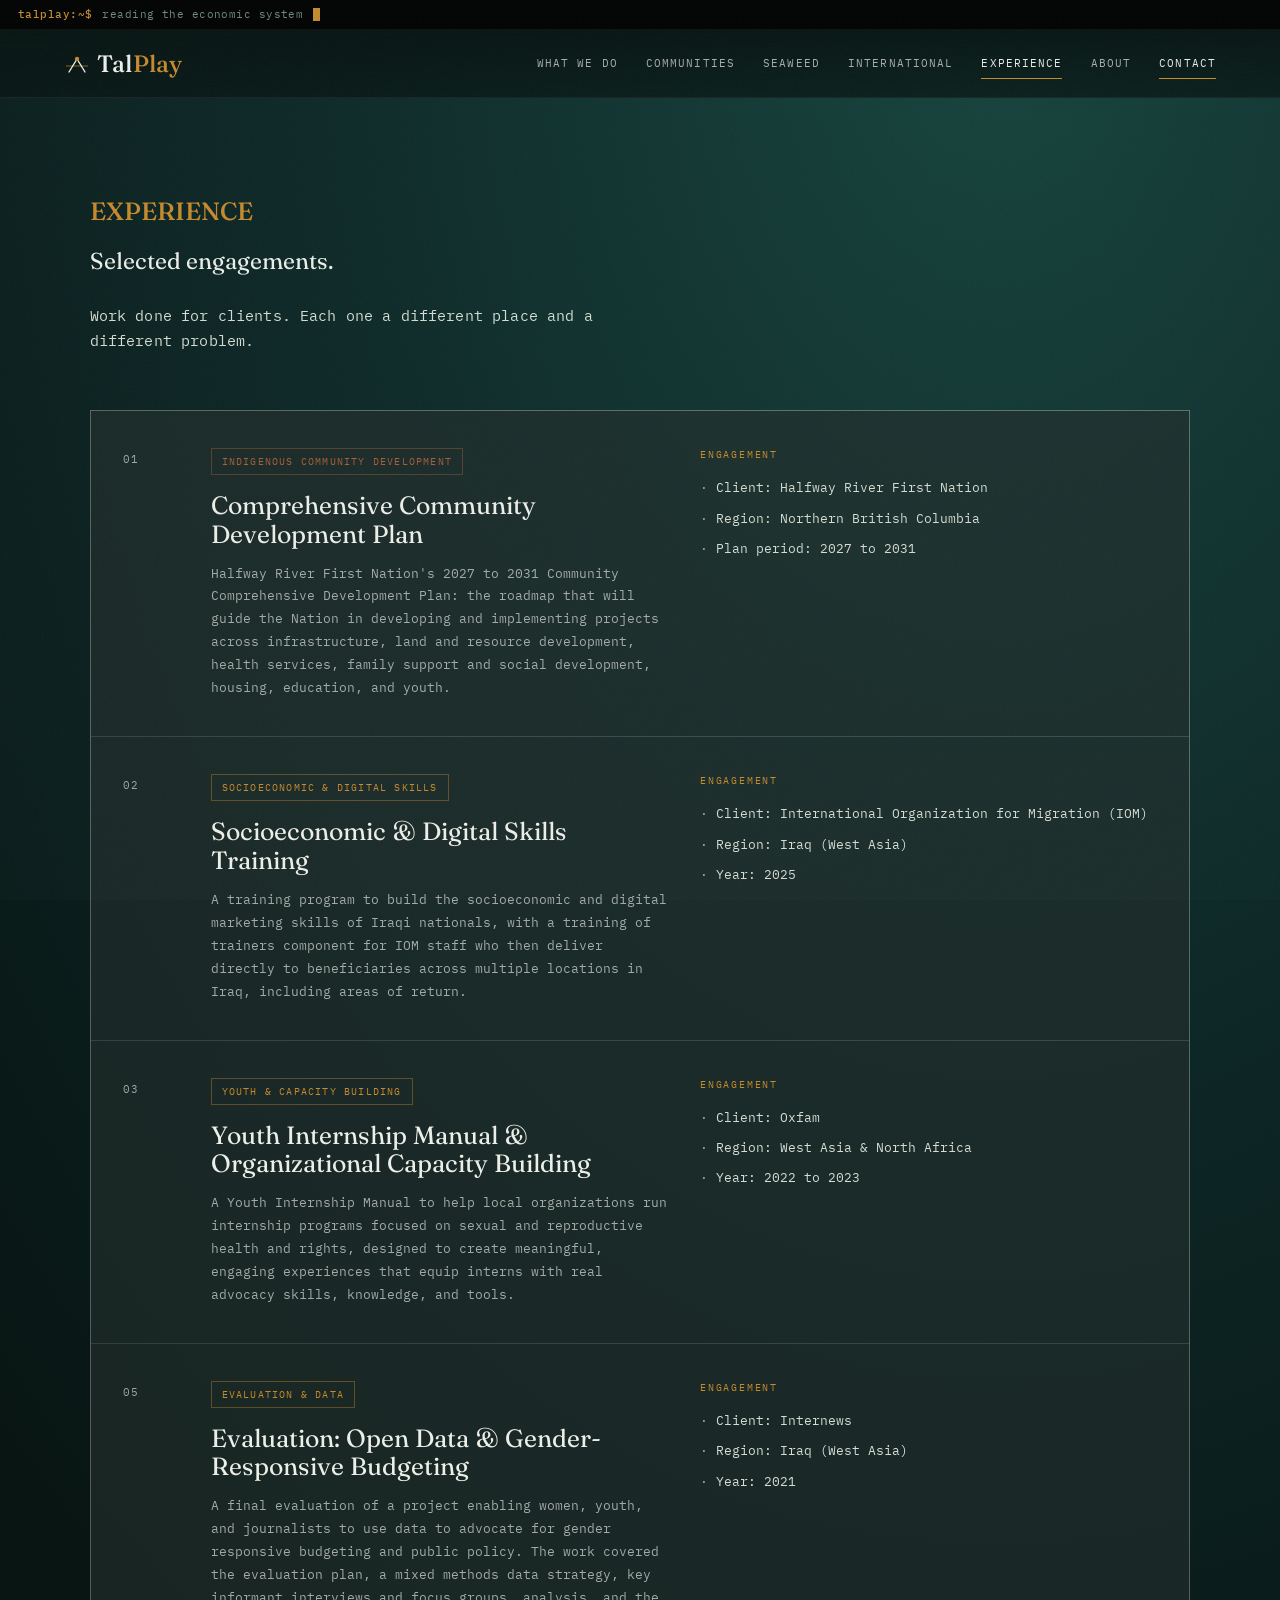
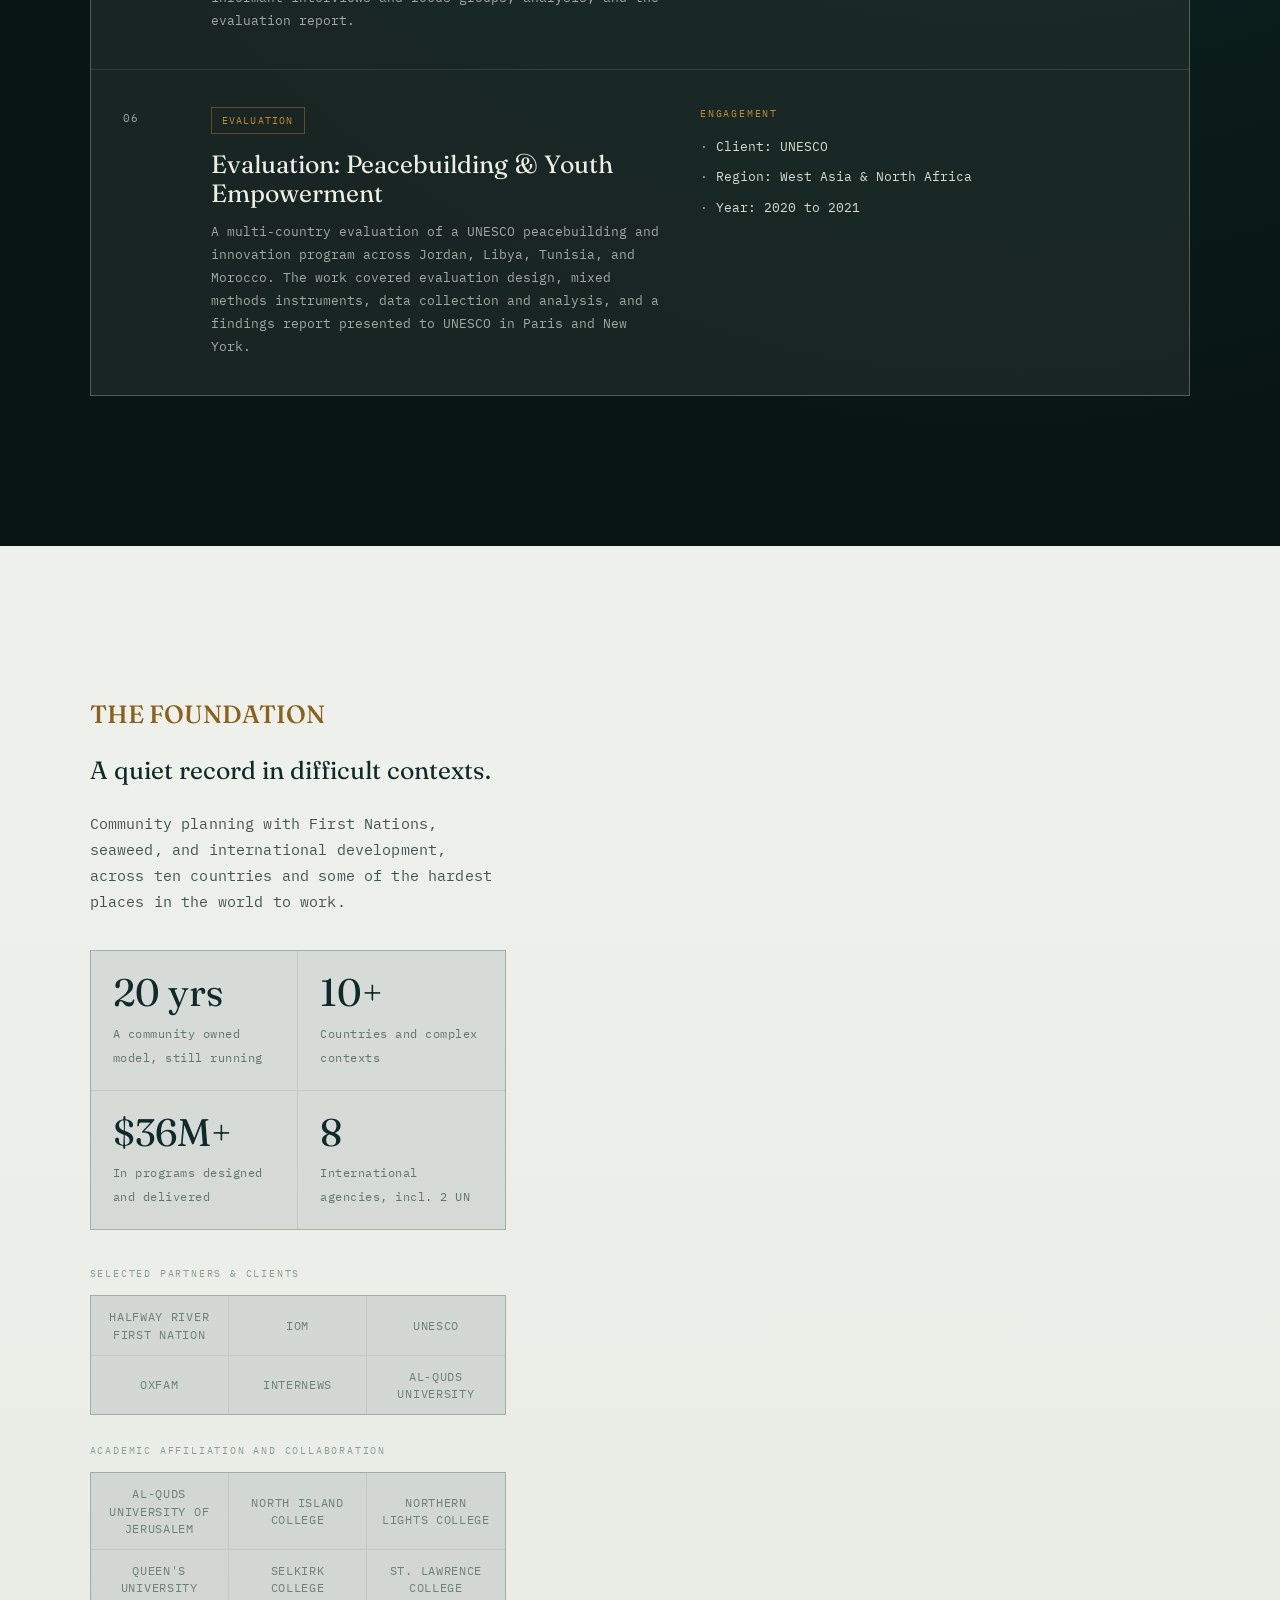
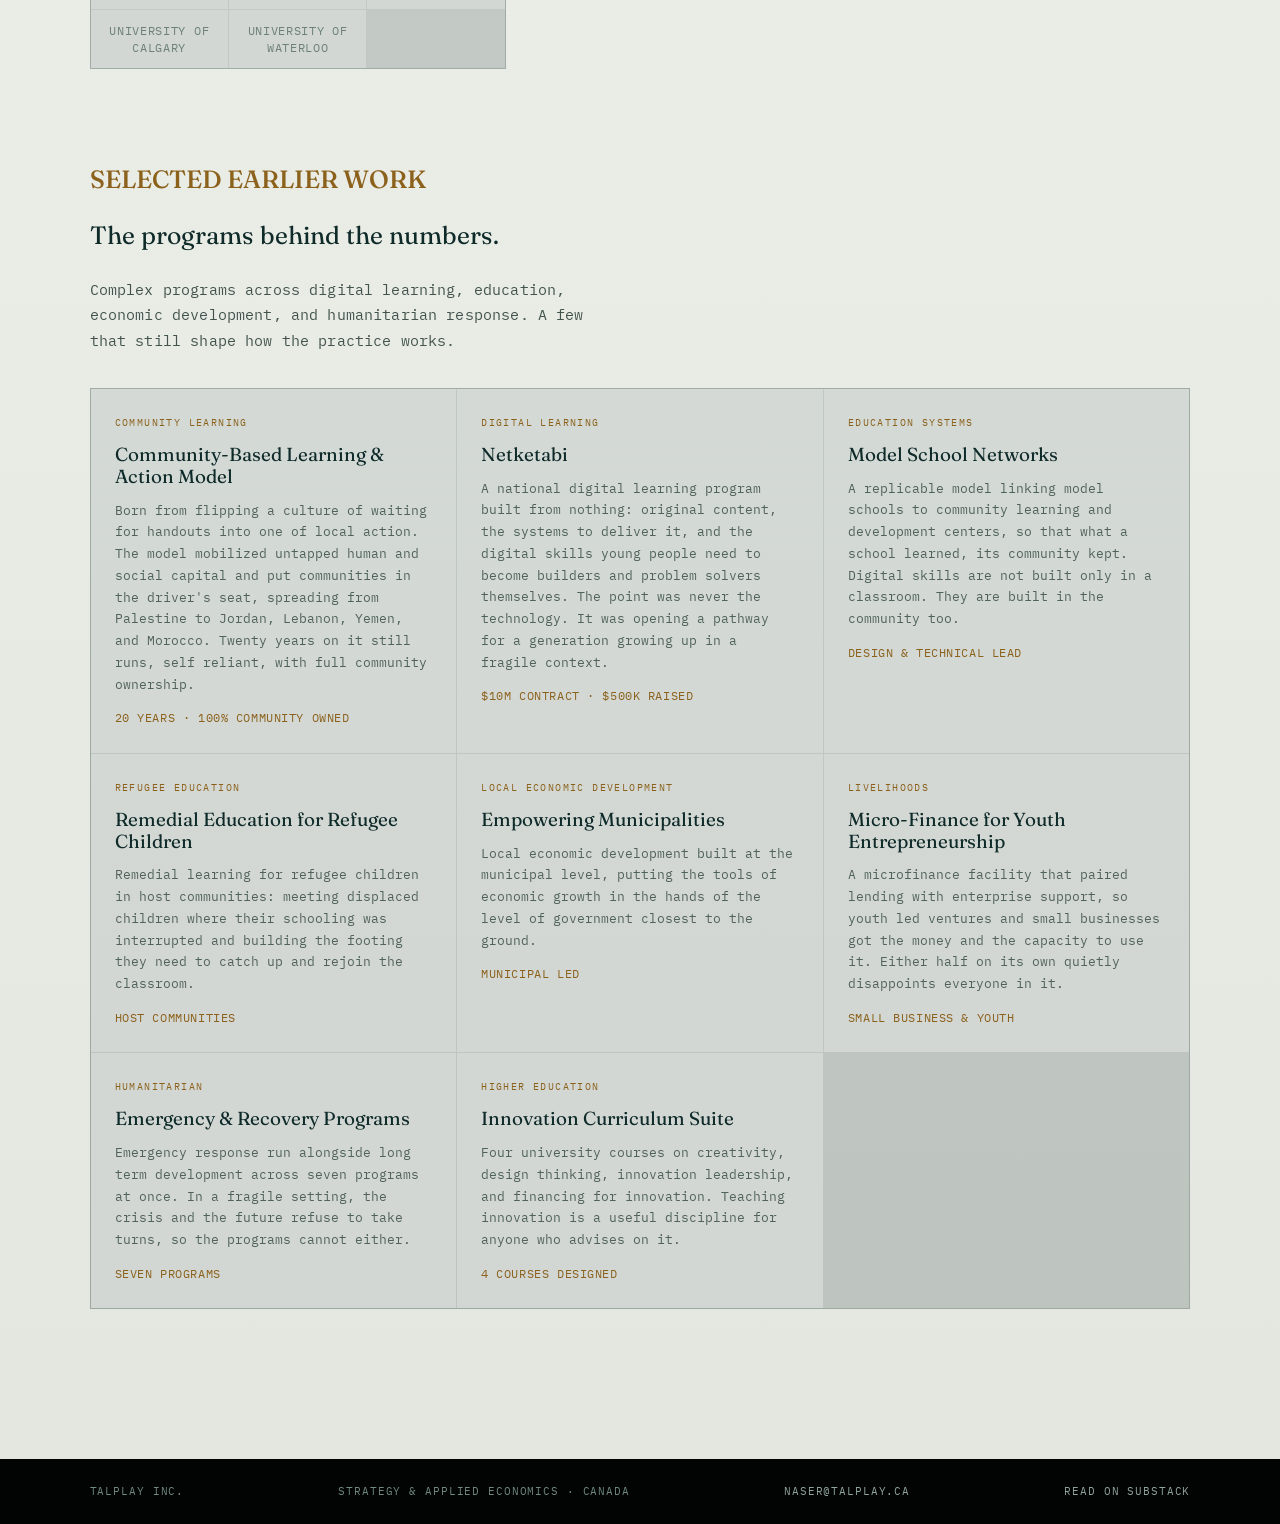
<file: experience/index.html>
<!DOCTYPE html>
<html lang="en">
<head>
<meta charset="UTF-8">
<meta name="viewport" content="width=device-width, initial-scale=1.0">
<meta name="description" content="TalPlay engagements and earlier programs: Halfway River First Nation, IOM, UNESCO, Oxfam, Internews and community programs in ten countries.">
<meta property="og:title" content="Experience | TalPlay">
<meta property="og:description" content="TalPlay engagements and earlier programs: Halfway River First Nation, IOM, UNESCO, Oxfam, Internews and community programs in ten countries.">
<meta property="og:type" content="website">
<meta property="og:url" content="https://talplay.ca/experience">
<meta property="og:image" content="https://talplay.ca/og.png">
<meta property="og:image:width" content="1200">
<meta property="og:image:height" content="630">
<meta property="og:image:alt" content="Experience | TalPlay">
<meta property="og:site_name" content="TalPlay">
<meta name="twitter:card" content="summary_large_image">
<meta name="twitter:title" content="Experience | TalPlay">
<meta name="twitter:description" content="TalPlay engagements and earlier programs: Halfway River First Nation, IOM, UNESCO, Oxfam, Internews and community programs in ten countries.">
<meta name="twitter:image" content="https://talplay.ca/og.png">
<link rel="canonical" href="https://talplay.ca/experience">
<meta name="theme-color" content="#0e2a29">
<link rel="icon" type="image/svg+xml" href="/favicon.svg">
<title>Experience | TalPlay</title>
<link rel="preconnect" href="https://fonts.googleapis.com">
<link rel="preconnect" href="https://fonts.gstatic.com" crossorigin>
<link href="https://fonts.googleapis.com/css2?family=Fraunces:ital,opsz,wght@0,9..144,300;0,9..144,400;0,9..144,500;1,9..144,300;1,9..144,400&family=IBM+Plex+Mono:wght@400;500&display=swap" rel="stylesheet">
<link rel="stylesheet" href="/styles.css">
<noscript><style>.reveal{opacity:1!important;transform:none!important}</style></noscript>

</head>
<body>
<a class="skip-link" href="#main">Skip to content</a>

<!-- Terminal bar -->
<div class="term" aria-hidden="true">
  <strong>talplay:~$</strong>
  <span id="status">reading the economic system</span>
  <span class="cursor"></span>
</div>

<!-- Header -->
<header class="site-header" id="site-header">
  <a class="mark" href="/" aria-label="TalPlay home">
    <svg class="mark-symbol" viewBox="0 0 26 26" fill="none" xmlns="http://www.w3.org/2000/svg" aria-hidden="true">
      <line x1="2" y1="15" x2="24" y2="15" stroke="#C58A2E" stroke-opacity=".65" stroke-width="1"/>
      <polyline points="5,21 13,8 21,21" stroke="#ECEEE8" stroke-width="1.4" fill="none" stroke-linejoin="round" stroke-linecap="round"/>
      <circle cx="13" cy="8" r="2.2" fill="#C58A2E"/>
    </svg>
    <span class="mark-word">Tal<b>Play</b></span>
  </a>
  <button class="nav-toggle" type="button" aria-expanded="false" aria-controls="primary-nav" aria-label="Open menu">
    <span class="nav-toggle__bar"></span>
    <span class="nav-toggle__bar"></span>
    <span class="nav-toggle__bar"></span>
  </button>
  <nav class="nav" id="primary-nav" aria-label="Primary navigation">
    <a href="/#what-we-do">What we do</a>
    <a href="/communities">Communities</a>
    <a href="/seaweed">Seaweed</a>
    <a href="/international">International</a>
    <a href="/experience" aria-current="page">Experience</a>
    <a href="/about">About</a>
    <a class="nav-cta" href="/#contact">Contact</a>
  </nav>
</header>

<main id="main">

  <!-- SELECTED WORK -->
  <section class="section section--marine" id="work" aria-labelledby="work-title">
    <div class="inner">
      <div class="reveal">
                <h1 id="work-title" class="hero-title">Experience</h1>
        <p class="hero-subtitle">Selected engagements.</p>
        <p class="lead">Work done for clients. Each one a different place and a different problem.</p>
      </div>
      <div class="work-list" aria-label="Selected TalPlay project engagements">

        <article class="work-item reveal">
          <div class="work-num">01</div>
          <div>
            <div class="work-sector work-sector--indigenous">Indigenous community development</div>
            <h3 class="work-title">Comprehensive Community Development Plan</h3>
            <p class="work-context">Halfway River First Nation's 2027 to 2031 Community Comprehensive Development Plan: the roadmap that will guide the Nation in developing and implementing projects across infrastructure, land and resource development, health services, family support and social development, housing, education, and youth.</p>
          </div>
          <div>
            <span class="work-output-label">Engagement</span>
            <ul class="work-outputs">
              <li>Client: Halfway River First Nation</li>
              <li>Region: Northern British Columbia</li>
              <li>Plan period: 2027 to 2031</li>
            </ul>
          </div>
        </article>

        <article class="work-item reveal">
          <div class="work-num">02</div>
          <div>
            <div class="work-sector work-sector--global">Socioeconomic &amp; digital skills</div>
            <h3 class="work-title">Socioeconomic &amp; Digital Skills Training</h3>
            <p class="work-context">A training program to build the socioeconomic and digital marketing skills of Iraqi nationals, with a training of trainers component for IOM staff who then deliver directly to beneficiaries across multiple locations in Iraq, including areas of return.</p>
          </div>
          <div>
            <span class="work-output-label">Engagement</span>
            <ul class="work-outputs">
              <li>Client: International Organization for Migration (IOM)</li>
              <li>Region: Iraq (West Asia)</li>
              <li>Year: 2025</li>
            </ul>
          </div>
        </article>

        <article class="work-item reveal">
          <div class="work-num">03</div>
          <div>
            <div class="work-sector work-sector--global">Youth &amp; capacity building</div>
            <h3 class="work-title">Youth Internship Manual &amp; Organizational Capacity Building</h3>
            <p class="work-context">A Youth Internship Manual to help local organizations run internship programs focused on sexual and reproductive health and rights, designed to create meaningful, engaging experiences that equip interns with real advocacy skills, knowledge, and tools.</p>
          </div>
          <div>
            <span class="work-output-label">Engagement</span>
            <ul class="work-outputs">
              <li>Client: Oxfam</li>
              <li>Region: West Asia &amp; North Africa</li>
              <li>Year: 2022 to 2023</li>
            </ul>
          </div>
        </article>

        <article class="work-item reveal">
          <div class="work-num">05</div>
          <div>
            <div class="work-sector work-sector--global">Evaluation &amp; data</div>
            <h3 class="work-title">Evaluation: Open Data &amp; Gender-Responsive Budgeting</h3>
            <p class="work-context">A final evaluation of a project enabling women, youth, and journalists to use data to advocate for gender responsive budgeting and public policy. The work covered the evaluation plan, a mixed methods data strategy, key informant interviews and focus groups, analysis, and the evaluation report.</p>
          </div>
          <div>
            <span class="work-output-label">Engagement</span>
            <ul class="work-outputs">
              <li>Client: Internews</li>
              <li>Region: Iraq (West Asia)</li>
              <li>Year: 2021</li>
            </ul>
          </div>
        </article>

        <article class="work-item reveal">
          <div class="work-num">06</div>
          <div>
            <div class="work-sector work-sector--global">Evaluation</div>
            <h3 class="work-title">Evaluation: Peacebuilding &amp; Youth Empowerment</h3>
            <p class="work-context">A multi-country evaluation of a UNESCO peacebuilding and innovation program across Jordan, Libya, Tunisia, and Morocco. The work covered evaluation design, mixed methods instruments, data collection and analysis, and a findings report presented to UNESCO in Paris and New York.</p>
          </div>
          <div>
            <span class="work-output-label">Engagement</span>
            <ul class="work-outputs">
              <li>Client: UNESCO</li>
              <li>Region: West Asia &amp; North Africa</li>
              <li>Year: 2020 to 2021</li>
            </ul>
          </div>
        </article>


      </div>
    </div>
  </section>

  <!-- FOUNDATION / TRACK RECORD + LEGACY PROJECTS -->
  <section class="section section--paper" id="record" aria-labelledby="record-title">
    <div class="inner">
      <div class="record-grid">
        <div class="reveal">
          <div class="eyebrow">The foundation</div>
          <h2 id="record-title">A quiet record in difficult contexts.</h2>
          <p class="lead">Community planning with First Nations, seaweed, and international development, across ten countries and some of the hardest places in the world to work.</p>

          <div class="record-stats" style="margin-top:36px" aria-label="Key TalPlay statistics">
            <div class="record-stat"><b>20 yrs</b><span>A community owned model, still running</span></div>
            <div class="record-stat"><b>10+</b><span>Countries and complex contexts</span></div>
            <div class="record-stat"><b>$36M+</b><span>In programs designed and delivered</span></div>
            <div class="record-stat"><b>8</b><span>International agencies, incl. 2 UN</span></div>
          </div>

          <p class="client-logos-label">Selected partners &amp; clients</p>
          <div class="logo-grid" aria-label="Selected client and partner organizations">
            <div class="logo-item">Halfway River First Nation</div>
            <div class="logo-item">IOM</div>
            <div class="logo-item">UNESCO</div>
            <div class="logo-item">Oxfam</div>
            <div class="logo-item">Internews</div>
            <div class="logo-item">Al-Quds University</div>
          </div>

          <p class="client-logos-label" style="margin-top:28px">Academic affiliation and collaboration</p>
          <div class="logo-grid" aria-label="Academic affiliation and collaboration">
            <div class="logo-item">Al-Quds University of Jerusalem</div>
            <div class="logo-item">North Island College</div>
            <div class="logo-item">Northern Lights College</div>
            <div class="logo-item">Queen's University</div>
            <div class="logo-item">Selkirk College</div>
            <div class="logo-item">St. Lawrence College</div>
            <div class="logo-item">University of Calgary</div>
            <div class="logo-item">University of Waterloo</div>
          </div>
        </div>

      </div>

      <!-- Legacy projects: the programs behind the numbers -->
      <div class="legacy-head reveal">
        <div class="eyebrow">Selected earlier work</div>
        <h2>The programs behind the numbers.</h2>
        <p class="lead">Complex programs across digital learning, education, economic development, and humanitarian response. A few that still shape how the practice works.</p>
      </div>
      <div class="legacy-grid" aria-label="Selected earlier programs">
        <article class="legacy-card reveal">
          <span class="legacy-era">Community learning</span>
          <h3 class="legacy-name">Community-Based Learning &amp; Action Model</h3>
          <p class="legacy-desc">Born from flipping a culture of waiting for handouts into one of local action. The model mobilized untapped human and social capital and put communities in the driver's seat, spreading from Palestine to Jordan, Lebanon, Yemen, and Morocco. Twenty years on it still runs, self reliant, with full community ownership.</p>
          <p class="legacy-metric">20 years &middot; 100% community owned</p>
        </article>
        <article class="legacy-card reveal">
          <span class="legacy-era">Digital learning</span>
          <h3 class="legacy-name">Netketabi</h3>
          <p class="legacy-desc">A national digital learning program built from nothing: original content, the systems to deliver it, and the digital skills young people need to become builders and problem solvers themselves. The point was never the technology. It was opening a pathway for a generation growing up in a fragile context.</p>
          <p class="legacy-metric">$10M contract &middot; $500K raised</p>
        </article>
        <article class="legacy-card reveal">
          <span class="legacy-era">Education systems</span>
          <h3 class="legacy-name">Model School Networks</h3>
          <p class="legacy-desc">A replicable model linking model schools to community learning and development centers, so that what a school learned, its community kept. Digital skills are not built only in a classroom. They are built in the community too.</p>
          <p class="legacy-metric">Design &amp; technical lead</p>
        </article>
        <article class="legacy-card reveal">
          <span class="legacy-era">Refugee education</span>
          <h3 class="legacy-name">Remedial Education for Refugee Children</h3>
          <p class="legacy-desc">Remedial learning for refugee children in host communities: meeting displaced children where their schooling was interrupted and building the footing they need to catch up and rejoin the classroom.</p>
          <p class="legacy-metric">Host communities</p>
        </article>
        <article class="legacy-card reveal">
          <span class="legacy-era">Local economic development</span>
          <h3 class="legacy-name">Empowering Municipalities</h3>
          <p class="legacy-desc">Local economic development built at the municipal level, putting the tools of economic growth in the hands of the level of government closest to the ground.</p>
          <p class="legacy-metric">Municipal LED</p>
        </article>
        <article class="legacy-card reveal">
          <span class="legacy-era">Livelihoods</span>
          <h3 class="legacy-name">Micro-Finance for Youth Entrepreneurship</h3>
          <p class="legacy-desc">A microfinance facility that paired lending with enterprise support, so youth led ventures and small businesses got the money and the capacity to use it. Either half on its own quietly disappoints everyone in it.</p>
          <p class="legacy-metric">Small business &amp; youth</p>
        </article>
        <article class="legacy-card reveal">
          <span class="legacy-era">Humanitarian</span>
          <h3 class="legacy-name">Emergency &amp; Recovery Programs</h3>
          <p class="legacy-desc">Emergency response run alongside long term development across seven programs at once. In a fragile setting, the crisis and the future refuse to take turns, so the programs cannot either.</p>
          <p class="legacy-metric">Seven programs</p>
        </article>
        <article class="legacy-card reveal">
          <span class="legacy-era">Higher education</span>
          <h3 class="legacy-name">Innovation Curriculum Suite</h3>
          <p class="legacy-desc">Four university courses on creativity, design thinking, innovation leadership, and financing for innovation. Teaching innovation is a useful discipline for anyone who advises on it.</p>
          <p class="legacy-metric">4 courses designed</p>
        </article>
      </div>
    </div>
  </section>

</main>

<footer>
  <span>TalPlay Inc.</span>
  <span>Strategy &amp; applied economics &middot; Canada</span>
  <span><a href="mailto:naser@talplay.ca">naser@talplay.ca</a></span>
  <span><a href="https://substack.com/@naserarda" target="_blank" rel="noopener noreferrer">Read on Substack</a></span>
</footer>

<script src="/site.js"></script>
</body>
</html>
</file>
<file: styles.css>
:root {
    --ink: #081513;
    --marine: #0E2A29;
    --deep: #123733;
    --paper: #EFF1EC;
    --paper-soft: #E4E7DF;
    --stone: #ECEEE8;
    --muted: #9AAAA3;
    --field: #D5DDD2;
    --copper: #A85F38;
    --gold: #C58A2E;
    --blue: #6E9BB0;
    --line: rgba(236,238,232,.18);
    --paper-line: rgba(14,42,41,.18);
    --serif: "Fraunces", Georgia, serif;
    --mono: "IBM Plex Mono", ui-monospace, SFMono-Regular, Menlo, monospace;
    --termH: 30px;
    --hdrH: 68px;
  }

  * { box-sizing: border-box }

  html {
    scroll-behavior: smooth;
    scroll-padding-top: calc(var(--termH) + var(--hdrH) + 24px);
  }

  body {
    margin: 0;
    background: var(--ink);
    color: var(--stone);
    font-family: var(--serif);
    line-height: 1.5;
    -webkit-font-smoothing: antialiased;
    text-rendering: optimizeLegibility;
    overflow-x: hidden;
  }

  body::after {
    content: "";
    position: fixed;
    inset: 0;
    z-index: 200;
    pointer-events: none;
    opacity: .04;
    background-image: url("data:image/svg+xml,%3Csvg xmlns='http://www.w3.org/2000/svg' width='160' height='160'%3E%3Cfilter id='n'%3E%3CfeTurbulence type='fractalNoise' baseFrequency='.85' numOctaves='3'/%3E%3C/filter%3E%3Crect width='100%25' height='100%25' filter='url(%23n)'/%3E%3C/svg%3E");
  }

  ::selection { background: var(--gold); color: #211706 }

  a { color: inherit }
  p { margin: 0 }

  .skip-link {
    position: fixed;
    top: 8px; left: 8px;
    z-index: 300;
    transform: translateY(-140%);
    background: var(--paper);
    color: var(--ink);
    padding: 10px 14px;
    font-family: var(--mono);
    font-size: 12px;
    text-transform: uppercase;
    letter-spacing: .08em;
  }
  .skip-link:focus { transform: none }

  /* ── Terminal bar ── */
  .term {
    position: fixed;
    top: 0; left: 0; right: 0;
    z-index: 120;
    height: var(--termH);
    display: flex;
    align-items: center;
    gap: 10px;
    padding: 0 18px;
    background: #020303;
    color: #6f8880;
    border-bottom: 1px solid rgba(255,255,255,.06);
    font-family: var(--mono);
    font-size: 11px;
    letter-spacing: .04em;
  }
  .term strong { font-weight: 500; color: var(--gold) }
  .cursor {
    display: inline-block;
    width: 7px; height: 13px;
    background: var(--gold);
    animation: blink 1.1s steps(1) infinite;
  }
  @keyframes blink { 50% { opacity: 0 } }

  /* ── Header ── */
  .site-header {
    position: fixed;
    top: var(--termH);
    left: 0; right: 0;
    z-index: 110;
    min-height: var(--hdrH);
    display: flex;
    align-items: center;
    justify-content: space-between;
    gap: 24px;
    padding: 14px clamp(22px, 5vw, 70px);
    background: linear-gradient(180deg, rgba(8,21,19,.96), rgba(8,21,19,.72));
    border-bottom: 1px solid rgba(236,238,232,.07);
    backdrop-filter: blur(10px);
  }

  .mark {
    display: flex;
    align-items: center;
    gap: 10px;
    font-size: 1.48rem;
    font-weight: 500;
    letter-spacing: .01em;
    text-decoration: none;
    white-space: nowrap;
  }
  .mark-symbol { width: 26px; height: 26px; flex-shrink: 0 }
  .mark b { color: var(--gold); font-weight: 500 }

  .nav {
    display: flex;
    align-items: center;
    gap: clamp(14px, 2.2vw, 32px);
    font-family: var(--mono);
    font-size: 11px;
    letter-spacing: .1em;
    text-transform: uppercase;
  }
  .nav a {
    color: rgba(236,238,232,.7);
    text-decoration: none;
    padding: 7px 0;
    border-bottom: 1px solid transparent;
    transition: color .2s, border-color .2s;
  }
  .nav a:hover, .nav a:focus-visible { color: var(--stone); border-color: var(--gold) }
  .nav .nav-cta { color: var(--stone); border-color: var(--gold) }

  /* ── Section base ── */
  .section {
    position: relative;
    scroll-margin-top: calc(var(--termH) + var(--hdrH) + 24px);
    padding: clamp(86px, 12vw, 150px) clamp(22px, 7vw, 96px);
    overflow: hidden;
  }
  .section:first-of-type {
    padding-top: calc(var(--termH) + var(--hdrH) + clamp(54px, 9vw, 100px));
  }

  .section--marine { background: radial-gradient(110% 95% at 78% 0%, #16443e 0%, var(--marine) 46%, var(--ink) 100%) }
  .section--ink    { background: linear-gradient(145deg, #0a1816 0%, #102d2a 48%, #07100f 100%) }
  .section--paper  { background: linear-gradient(180deg, var(--paper), var(--paper-soft)); color: var(--marine) }
  .section--quiet  { background: #0b1715; padding-top: clamp(56px, 7vw, 110px); padding-bottom: clamp(56px, 7vw, 110px) }
  .section--dark   { background: #060e0d }

  .inner {
    position: relative;
    z-index: 2;
    width: 100%;
    max-width: 1180px;
    margin: 0 auto;
  }

  .grid {
    display: grid;
    grid-template-columns: minmax(0,1.05fr) minmax(280px,.95fr);
    gap: clamp(42px, 7vw, 94px);
    align-items: center;
  }
  .grid--top { align-items: start }

  /* ── Typography ── */
  .eyebrow {
    display: flex;
    align-items: center;
    gap: 12px;
    margin-bottom: 24px;
    color: var(--gold);
    font-family: var(--serif);
    font-size: clamp(1.25rem, 1.95vw, 1.8rem);
    font-weight: 500;
    letter-spacing: 0;
    text-transform: uppercase;
  }
  .eyebrow::before { display: none }
  .eyebrow--center { justify-content: center }
  /* Hero typography hierarchy: main title > subtitle > lead > labels */
  .hero-title {
    max-width: none;
    font-family: var(--serif);
    font-size: clamp(1.25rem, 1.95vw, 1.8rem);
    font-weight: 500;
    line-height: 1.1;
    letter-spacing: 0;
    text-transform: uppercase;
    color: var(--gold);
  }
  .hero-subtitle {
    max-width: 24ch;
    margin-top: 22px;
    font-family: var(--serif);
    font-size: clamp(1.6rem, 2.8vw, 2.4rem);
    line-height: 1.18;
    color: var(--stone);
  }
  .eyebrow--center::before { display: none }
  .section--paper .eyebrow { color: #8B611C }

  h1, h2, h3, h4 { margin: 0; font-weight: 400; letter-spacing: 0 }
  h1 {
    max-width: 11ch;
    font-size: clamp(3rem, 7.7vw, 7rem);
    line-height: .98;
  }
  h2 {
    max-width: 16ch;
    font-size: clamp(2.15rem, 5vw, 4.8rem);
    line-height: 1.04;
  }
  h3 { font-size: clamp(1.35rem, 2.2vw, 2rem); line-height: 1.14 }

  .gold   { color: var(--gold) }
  .copper { color: var(--copper) }

  .lead {
    max-width: 58ch;
    margin-top: 28px;
    color: var(--field);
    font-family: var(--mono);
    font-size: clamp(.86rem, 1.15vw, .98rem);
    line-height: 1.75;
    letter-spacing: .01em;
  }
  .section--paper .lead { color: #42534d }

  .plain {
    color: rgba(236,238,232,.76);
    font-family: var(--mono);
    font-size: .86rem;
    line-height: 1.8;
  }
  .section--paper .plain { color: #4f625b }

  /* ── Buttons ── */
  .actions {
    display: flex;
    flex-wrap: wrap;
    align-items: center;
    gap: 16px;
    margin-top: 38px;
  }

  .button {
    display: inline-flex;
    align-items: center;
    justify-content: center;
    min-height: 48px;
    padding: 14px 24px;
    border: 1px solid rgba(236,238,232,.34);
    color: var(--stone);
    font-family: var(--mono);
    font-size: 12px;
    font-weight: 500;
    letter-spacing: .13em;
    text-transform: uppercase;
    text-decoration: none;
    transition: background .25s, color .25s, border-color .25s;
  }
  .button:hover, .button:focus-visible {
    background: var(--gold);
    border-color: var(--gold);
    color: #241a08;
  }
  .button--ghost {
    border-color: transparent;
    color: var(--muted);
    padding-left: 0; padding-right: 0;
  }
  .button--ghost:hover, .button--ghost:focus-visible {
    background: transparent;
    color: var(--stone);
    border-color: transparent;
  }
  .section--paper .button { color: var(--marine); border-color: rgba(14,42,41,.3) }
  .section--paper .button:hover, .section--paper .button:focus-visible {
    background: var(--marine); border-color: var(--marine); color: var(--stone);
  }

  /* ── Hero proof strip ── */
  .proof-strip {
    display: grid;
    grid-template-columns: repeat(4, 1fr);
    gap: 1px;
    margin-top: clamp(48px, 8vw, 88px);
    background: var(--line);
    border: 1px solid var(--line);
  }
  .proof-item {
    min-height: 118px;
    padding: 22px;
    background: rgba(8,21,19,.54);
  }
  .proof-item b {
    display: block;
    margin-bottom: 10px;
    color: var(--stone);
    font-size: clamp(1.4rem, 2.5vw, 2.25rem);
    font-weight: 400;
    line-height: 1;
  }
  .proof-item span {
    color: var(--muted);
    font-family: var(--mono);
    font-size: 11px;
    letter-spacing: .08em;
    text-transform: uppercase;
  }

  /* ── Hero field map ── */
  .field-map {
    position: relative;
    min-height: 520px;
    border-left: 1px solid var(--line);
    border-right: 1px solid var(--line);
    background:
      linear-gradient(rgba(236,238,232,.055) 1px, transparent 1px),
      linear-gradient(90deg, rgba(236,238,232,.055) 1px, transparent 1px);
    background-size: 42px 42px;
  }
  .field-map canvas { position: absolute; inset: 0; width: 100%; height: 100% }
  .map-label {
    position: absolute;
    max-width: 170px;
    color: rgba(236,238,232,.78);
    font-family: var(--mono);
    font-size: 11px;
    line-height: 1.55;
    letter-spacing: .07em;
    text-transform: uppercase;
  }
  .map-label.one   { top: 12%;  left: 8%;  color: var(--copper) }
  .map-label.two   { right: 7%; top: 29%;  color: var(--blue) }
  .map-label.three { left: 18%; bottom: 11% }
  .map-label.four  { right: 12%; bottom: 19%; color: var(--gold) }
  .map-label.five  { left: 42%; top: 46%; color: var(--blue) }

  /* ── Practice manifesto ── */
  .manifesto {
    max-width: 720px;
    margin: 0;
    text-align: left;
  }
  .manifesto-text {
    font-family: var(--mono);
    font-size: clamp(1.05rem, 2.1vw, 1.6rem);
    line-height: 1.7;
    color: var(--stone);
    font-weight: 400;
    letter-spacing: 0;
    font-style: normal;
    margin-top: 20px;
  }
  .manifesto-text em { font-style: normal; color: var(--gold) }
  .manifesto .eyebrow {
    font-family: var(--serif);
    font-size: clamp(1.25rem, 1.95vw, 1.8rem);
    font-weight: 500;
    letter-spacing: 0;
    text-transform: uppercase;
    color: var(--gold);
  }
  .manifesto .eyebrow::before { display: none }

  /* ── Domains ── */
  .domain-grid {
    display: grid;
    grid-template-columns: repeat(3, 1fr);
    gap: 1px;
    margin-top: 56px;
    background: var(--line);
    border: 1px solid var(--line);
  }

  .domain {
    padding: 36px 30px 40px;
    background: rgba(8,21,19,.6);
    transition: background .3s;
  }
  .domain:hover { background: rgba(13,30,28,.82) }

  .domain-num {
    display: block;
    margin-bottom: 20px;
    font-family: var(--mono);
    font-size: 11px;
    letter-spacing: .2em;
    color: var(--muted);
  }

  .domain-name {
    font-size: clamp(1.28rem, 2vw, 1.75rem);
    line-height: 1.1;
    margin-bottom: 20px;
  }
  .domain--indigenous .domain-name { color: var(--copper) }
  .domain--blue       .domain-name { color: var(--blue) }
  .domain--global     .domain-name { color: var(--gold) }

  .domain-desc {
    color: rgba(236,238,232,.7);
    font-family: var(--mono);
    font-size: .82rem;
    line-height: 1.78;
    margin-bottom: 28px;
  }

  .domain-caps {
    list-style: none;
    margin: 0; padding: 0;
    display: grid;
    gap: 8px;
  }
  .domain-caps li {
    display: flex;
    align-items: flex-start;
    gap: 10px;
    color: var(--muted);
    font-family: var(--mono);
    font-size: .78rem;
    line-height: 1.6;
    letter-spacing: .03em;
  }
  .domain-caps li::before { content: "→"; flex-shrink: 0; margin-top: 1px }
  .domain--indigenous .domain-caps li::before { color: var(--copper) }
  .domain--blue       .domain-caps li::before { color: var(--blue) }
  .domain--global     .domain-caps li::before { color: var(--gold) }

  /* ── Selected Work ── */
  .work-list {
    display: grid;
    gap: 1px;
    margin-top: 56px;
    background: var(--line);
    border: 1px solid var(--line);
  }

  .work-item {
    display: grid;
    grid-template-columns: 56px 1fr 1fr;
    gap: 32px;
    padding: 36px 32px;
    background: rgba(8,21,19,.58);
    transition: background .25s;
  }
  .work-item:hover { background: rgba(13,30,28,.76) }

  .work-num {
    color: var(--muted);
    font-family: var(--mono);
    font-size: 11px;
    letter-spacing: .14em;
    padding-top: 4px;
  }

  .work-sector {
    display: inline-flex;
    align-items: center;
    margin-bottom: 16px;
    padding: 5px 10px;
    border: 1px solid;
    font-family: var(--mono);
    font-size: 10px;
    letter-spacing: .12em;
    text-transform: uppercase;
  }
  .work-sector--indigenous  { color: var(--copper); border-color: rgba(168,95,56,.4) }
  .work-sector--blue        { color: var(--blue);   border-color: rgba(110,155,176,.4) }
  .work-sector--global      { color: var(--gold);   border-color: rgba(197,138,46,.4) }
  .work-sector--innovation  { color: var(--muted);  border-color: rgba(154,170,163,.3) }

  .work-title {
    font-size: clamp(1.1rem, 1.8vw, 1.5rem);
    line-height: 1.15;
    margin-bottom: 14px;
  }

  .work-context {
    color: rgba(236,238,232,.66);
    font-family: var(--mono);
    font-size: .82rem;
    line-height: 1.75;
  }

  .work-output-label {
    display: block;
    margin-bottom: 16px;
    color: var(--gold);
    font-family: var(--mono);
    font-size: 10px;
    letter-spacing: .18em;
    text-transform: uppercase;
  }

  .work-outputs {
    list-style: none;
    margin: 0; padding: 0;
    display: grid;
    gap: 10px;
  }
  .work-outputs li {
    color: var(--field);
    font-family: var(--mono);
    font-size: .8rem;
    line-height: 1.6;
    padding-left: 16px;
    position: relative;
  }
  .work-outputs li::before {
    content: "\00B7";
    position: absolute;
    left: 0;
    color: var(--muted);
  }

  /* ── Insights ── */
  .insights-list {
    display: grid;
    gap: 1px;
    margin-top: 48px;
    background: var(--paper-line);
    border: 1px solid var(--paper-line);
  }

  .insight-item {
    display: grid;
    grid-template-columns: 120px 1fr;
    gap: 28px;
    padding: 28px;
    background: rgba(255,255,255,.32);
    transition: background .25s;
    text-decoration: none;
    color: inherit;
  }
  .insight-item:hover { background: rgba(255,255,255,.46) }

  .insight-type {
    color: #8B611C;
    font-family: var(--mono);
    font-size: 10px;
    letter-spacing: .14em;
    text-transform: uppercase;
    padding-top: 4px;
  }

  .insight-title {
    display: block;
    font-size: clamp(1rem, 1.6vw, 1.3rem);
    line-height: 1.2;
    color: var(--marine);
    margin-bottom: 10px;
  }

  .insight-desc {
    color: #50625b;
    font-family: var(--mono);
    font-size: .8rem;
    line-height: 1.72;
  }

  /* ── Track Record ── */
  .record-grid {
    display: grid;
    grid-template-columns: 1fr 1.4fr;
    gap: clamp(48px, 8vw, 110px);
    align-items: start;
  }

  .record-stats {
    display: grid;
    grid-template-columns: 1fr 1fr;
    gap: 1px;
    background: var(--paper-line);
    border: 1px solid var(--paper-line);
    margin-bottom: 36px;
  }
  .record-stat {
    padding: 22px;
    background: rgba(255,255,255,.3);
  }
  .record-stat b {
    display: block;
    margin-bottom: 8px;
    color: var(--marine);
    font-size: clamp(1.6rem, 3vw, 2.6rem);
    font-weight: 400;
    line-height: 1;
  }
  .record-stat span {
    color: #62756d;
    font-family: var(--mono);
    font-size: .78rem;
    line-height: 1.55;
    letter-spacing: .04em;
  }

  .client-logos-label {
    color: #8a9e98;
    font-family: var(--mono);
    font-size: 10px;
    letter-spacing: .18em;
    text-transform: uppercase;
    margin-bottom: 14px;
  }
  .logo-grid {
    display: grid;
    grid-template-columns: repeat(3, 1fr);
    gap: 1px;
    background: var(--paper-line);
    border: 1px solid var(--paper-line);
  }
  .logo-item {
    display: flex;
    align-items: center;
    justify-content: center;
    min-height: 54px;
    padding: 12px 14px;
    background: rgba(255,255,255,.25);
    color: #6d807a;
    font-family: var(--mono);
    font-size: .72rem;
    letter-spacing: .06em;
    text-align: center;
    text-transform: uppercase;
  }

  .record-detail-list {
    display: grid;
    gap: 1px;
    background: var(--paper-line);
    border: 1px solid var(--paper-line);
  }
  .record-detail-item {
    display: grid;
    grid-template-columns: 155px 1fr;
    gap: 24px;
    padding: 24px;
    background: rgba(255,255,255,.3);
  }
  .record-detail-item b {
    color: var(--marine);
    font-size: 1.35rem;
    font-weight: 400;
    line-height: 1.1;
  }
  .record-detail-item span {
    color: #50625b;
    font-family: var(--mono);
    font-size: .82rem;
    line-height: 1.75;
  }

  /* ── Approach ── */
  .approach-intro {
    display: grid;
    grid-template-columns: 1fr 1fr;
    gap: clamp(40px, 7vw, 90px);
    align-items: start;
    margin-bottom: 56px;
  }

  .principles {
    display: grid;
    grid-template-columns: repeat(2, 1fr);
    gap: 1px;
    background: var(--line);
    border: 1px solid var(--line);
  }
  .principle {
    padding: 32px;
    background: rgba(8,21,19,.5);
  }
  .principle .num {
    display: block;
    margin-bottom: 20px;
    color: var(--gold);
    font-family: var(--mono);
    font-size: 12px;
    letter-spacing: .14em;
  }
  .principle h3 { max-width: 16ch; margin-bottom: 16px }

  /* ── Contact ── */
  .closing { text-align: center }
  .closing h2 { max-width: 14ch; margin: 0 auto }
  .closing .lead { margin-left: auto; margin-right: auto }

  .conversation-types {
    display: flex;
    flex-wrap: wrap;
    justify-content: center;
    gap: 10px;
    max-width: 800px;
    margin: 34px auto 0;
  }
  .conversation-types span {
    border: 1px solid rgba(236,238,232,.2);
    padding: 9px 13px;
    color: var(--muted);
    font-family: var(--mono);
    font-size: 11px;
    letter-spacing: .08em;
    text-transform: uppercase;
  }

  /* ── Footer ── */
  footer {
    display: flex;
    justify-content: space-between;
    flex-wrap: wrap;
    gap: 12px;
    padding: 24px clamp(22px, 7vw, 96px);
    background: #020303;
    color: #6f8880;
    font-family: var(--mono);
    font-size: 11px;
    letter-spacing: .08em;
    text-transform: uppercase;
  }
  footer a { color: #8fa49d; text-decoration: none }
  footer a:hover { color: var(--gold) }

  /* ── Reveal animation ── */
  .reveal {
    opacity: 0;
    transform: translateY(22px);
    transition: opacity .8s cubic-bezier(.2,.7,.2,1), transform .8s cubic-bezier(.2,.7,.2,1);
  }
  .reveal.in { opacity: 1; transform: none }

  .nav-toggle { display: none }

  /* Unified type scale: one size for every title, one for every subtitle */
  h2, h3, .domain-name, .work-title, .insight-title {
    font-size: clamp(1.25rem, 1.95vw, 1.8rem);
  }
  h2 { max-width: none }
  .hero-subtitle {
    font-size: clamp(1.1rem, 1.8vw, 1.5rem);
  }

  /* ── Responsive ── */
  @media (max-width: 960px) {
    .site-header { align-items: flex-start }
    .nav { justify-content: flex-end; flex-wrap: wrap; gap: 10px 18px }
    .grid { grid-template-columns: 1fr }
    .field-map { min-height: 420px }
    .proof-strip { grid-template-columns: 1fr 1fr }
    .domain-grid { grid-template-columns: 1fr 1fr }
    .work-item { grid-template-columns: 40px 1fr; }
    .work-item > div:last-child { grid-column: 2 }
    .record-grid { grid-template-columns: 1fr }
    .approach-intro { grid-template-columns: 1fr }
    .principles { grid-template-columns: 1fr 1fr }
  }

  @media (max-width: 640px) {
    :root { --hdrH: 88px }
    .term { padding: 0 12px; font-size: 10px }
    .site-header { padding: 12px 20px }
    .nav-toggle {
      display: inline-flex;
      flex-direction: column;
      align-items: center;
      justify-content: center;
      gap: 5px;
      width: 44px;
      height: 44px;
      background: none;
      border: 1px solid rgba(236,238,232,.28);
      border-radius: 6px;
      cursor: pointer;
    }
    .nav-toggle__bar {
      display: block;
      width: 20px;
      height: 2px;
      background: var(--stone);
      transition: transform .2s, opacity .2s;
    }
    .site-header.nav-open .nav-toggle__bar:nth-child(1) { transform: translateY(7px) rotate(45deg) }
    .site-header.nav-open .nav-toggle__bar:nth-child(2) { opacity: 0 }
    .site-header.nav-open .nav-toggle__bar:nth-child(3) { transform: translateY(-7px) rotate(-45deg) }
    .nav {
      position: absolute;
      top: 100%;
      left: 0;
      right: 0;
      display: none;
      flex-direction: column;
      align-items: stretch;
      gap: 0;
      background: #020303;
      border-bottom: 1px solid var(--line);
      padding: 10px 20px 16px;
    }
    .site-header.nav-open .nav { display: flex }
    .nav a { padding: 14px 4px; font-size: 12px }
    .nav a:not(.nav-cta) { display: block }
    .nav .nav-cta { margin-top: 12px; text-align: center }
    .section { padding-left: 22px; padding-right: 22px }
    .hero-title { font-size: clamp(1.5rem, 6vw, 2rem); max-width: 12ch }
    .hero-subtitle { font-size: clamp(1.15rem, 4.8vw, 1.6rem) }
    .proof-strip, .domain-grid, .principles { grid-template-columns: 1fr }
    .proof-item { min-height: auto }
    .work-item { grid-template-columns: 1fr; gap: 20px }
    .work-num { display: none }
    .record-stats { grid-template-columns: 1fr 1fr }
    .logo-grid { grid-template-columns: 1fr 1fr }
    .record-detail-item { grid-template-columns: 1fr; gap: 10px }
    .insight-item { grid-template-columns: 1fr; gap: 10px }
    .insight-type { padding-top: 0 }
    footer { display: block }
    footer span { display: block; margin-top: 8px }
  }

  @media (prefers-reduced-motion: reduce) {
    html { scroll-behavior: auto }
    .cursor { animation: none }
    .reveal { opacity: 1; transform: none; transition: none }
  }

  .mark{gap:7px}
  .mark-word{white-space:nowrap}
  /* Moving marquee */
  .marquee{position:relative;overflow:hidden;background:#0b1715;border-top:1px solid var(--line);border-bottom:1px solid var(--line);padding:16px 0}
  .marquee__track{display:flex;width:max-content;animation:marquee 42s linear infinite}
  .marquee__item{display:inline-flex;align-items:baseline;gap:10px;padding:0 clamp(20px,3vw,38px);white-space:nowrap;border-right:1px solid rgba(197,138,46,.16)}
  .marquee__item b{font-family:var(--serif);font-size:clamp(1.15rem,1.8vw,1.55rem);font-weight:500;color:var(--gold);line-height:1}
  .marquee__item span{font-family:var(--mono);font-size:11px;letter-spacing:.13em;text-transform:uppercase;color:var(--muted)}
  @keyframes marquee{from{transform:translateX(0)}to{transform:translateX(-50%)}}
  .marquee:hover .marquee__track{animation-play-state:paused}
  @media (prefers-reduced-motion:reduce){.marquee__track{animation:none;flex-wrap:wrap;gap:8px 0}}
  /* Currently / desk faces the Pacific */
  .now-grid{display:grid;grid-template-columns:1.25fr .9fr;gap:clamp(40px,7vw,80px);align-items:center}
  .now-term{border:1px solid var(--line);background:#0a1614;font-family:var(--mono);font-size:.82rem;line-height:1.95;color:var(--field);padding:26px 24px;border-radius:2px}
  .now-term .tprompt{color:var(--gold)}
  .now-term .tline{display:block;white-space:nowrap}
  @media (max-width:960px){.now-grid{grid-template-columns:1fr}}
  /* About (personal) */
  .about-grid{display:grid;grid-template-columns:1.35fr 1fr;gap:clamp(40px,7vw,90px);align-items:start}
  .about-statement{font-size:clamp(1.45rem,3vw,2.35rem);line-height:1.3;font-weight:300;font-style:italic;color:var(--stone);letter-spacing:-.01em}
  .about-statement em{font-style:normal;color:var(--gold)}
  .about-body{margin-top:26px;display:grid;gap:20px}
  .about-heritage{margin-top:28px;padding:22px 26px;border-left:2px solid var(--gold);background:rgba(197,138,46,.06)}
  .about-facts{display:grid;gap:1px;background:var(--line);border:1px solid var(--line)}
  .about-fact{padding:20px 22px;background:rgba(8,21,19,.5)}
  .about-fact b{display:block;color:var(--stone);font-size:1.12rem;font-weight:400;margin-bottom:6px}
  .about-fact span{color:var(--muted);font-family:var(--mono);font-size:.8rem;line-height:1.6}

  .about-photo {
    display: flex;
    justify-content: center;
    align-items: flex-start;
  }
  .about-photo img {
    width: 100%;
    max-width: 300px;
    height: auto;
    border-radius: 16px;
    border: 2px solid rgba(197, 138, 46, .45);
    box-shadow: 0 8px 36px rgba(0, 0, 0, .45);
    display: block;
  }
  @media (max-width: 960px) {
    .about-photo {
      justify-content: flex-start;
    }
    .about-photo img {
      max-width: 240px;
    }
  }
  @media (max-width: 640px) {
    .about-photo img {
      max-width: 180px;
    }
  }

  /* Legacy projects (paper) */
  .legacy-head{margin-top:clamp(58px,8vw,92px)}
  .legacy-grid{display:grid;grid-template-columns:repeat(3,1fr);gap:1px;margin-top:34px;background:var(--paper-line);border:1px solid var(--paper-line)}
  .legacy-card{padding:26px 24px;background:rgba(255,255,255,.3)}
  .legacy-era{display:block;font-family:var(--mono);font-size:10px;letter-spacing:.14em;text-transform:uppercase;color:#8B611C;margin-bottom:14px}
  .legacy-name{font-size:1.18rem;line-height:1.16;color:var(--marine);margin-bottom:12px}
  .legacy-desc{color:#50625b;font-family:var(--mono);font-size:.8rem;line-height:1.7}
  .legacy-metric{margin-top:14px;font-family:var(--mono);font-size:.72rem;letter-spacing:.05em;color:#8B611C;text-transform:uppercase}
  @media (max-width:960px){.about-grid{grid-template-columns:1fr}.legacy-grid{grid-template-columns:1fr 1fr}}
  @media (max-width:640px){.legacy-grid{grid-template-columns:1fr}}

  /* ── Write to me ── */
  .write-section { background: var(--paper); color: var(--ink) }
  .write-grid {
    display: grid;
    grid-template-columns: minmax(0, 1fr) minmax(0, 1.15fr);
    gap: clamp(40px, 6vw, 80px);
    align-items: start;
  }
  .write-intro h2 {
    color: var(--ink);
    margin-bottom: 18px;
  }
  .write-intro p {
    max-width: 46ch;
    color: #42534d;
    font-family: var(--mono);
    font-size: .86rem;
    line-height: 1.8;
  }
  .write-form { width: 100% }
  .write-field { margin-bottom: 20px }
  .write-field label {
    display: block;
    margin-bottom: 8px;
    color: #8b611c;
    font-family: var(--mono);
    font-size: 11px;
    font-weight: 500;
    letter-spacing: .14em;
    text-transform: uppercase;
  }
  .write-field label .opt {
    color: #6b7a73;
    letter-spacing: 0;
    text-transform: none;
  }
  .write-field input,
  .write-field textarea {
    width: 100%;
    padding: 14px 16px;
    background: #fff;
    border: 1px solid rgba(14, 42, 41, .18);
    border-radius: 2px;
    color: var(--ink);
    font-family: var(--mono);
    font-size: .92rem;
    line-height: 1.5;
    transition: border-color .2s;
  }
  .write-field input::placeholder,
  .write-field textarea::placeholder { color: #8a9e98 }
  .write-field input:focus,
  .write-field textarea:focus {
    border-color: var(--copper);
    outline: none;
  }
  .write-field textarea { min-height: 150px; resize: vertical }
  .write-field input.is-error,
  .write-field textarea.is-error { border-color: #c0392b }
  .write-field__error {
    margin-top: 6px;
    color: #c0392b;
    font-family: var(--mono);
    font-size: .74rem;
    line-height: 1.5;
  }
  .write-submit {
    display: inline-flex;
    align-items: center;
    justify-content: center;
    min-height: 48px;
    padding: 14px 32px;
    background: var(--copper);
    border: 1px solid var(--copper);
    border-radius: 2px;
    color: #fff;
    font-family: var(--mono);
    font-size: 12px;
    font-weight: 500;
    letter-spacing: .13em;
    text-transform: uppercase;
    cursor: pointer;
    transition: background .25s, border-color .25s;
  }
  .write-submit:hover { background: #7a4528; border-color: #7a4528 }
  .write-submit:disabled { opacity: .55; cursor: wait }
  .write-foot {
    margin-top: 16px;
    color: #6b7a73;
    font-family: var(--mono);
    font-size: .7rem;
    line-height: 1.6;
  }
  .write-status {
    margin-top: 14px;
    color: #c0392b;
    font-family: var(--mono);
    font-size: .78rem;
    line-height: 1.6;
  }
  .write-success {
    border: 1px solid rgba(14, 42, 41, .18);
    background: #fff;
    padding: 44px 28px;
    text-align: center;
  }
  .write-success .ok {
    display: inline-flex;
    align-items: center;
    justify-content: center;
    width: 52px;
    height: 52px;
    margin-bottom: 18px;
    border: 1px solid var(--gold);
    border-radius: 50%;
    color: var(--gold);
    font-size: 24px;
  }
  .write-success h3 {
    color: var(--ink);
    font-family: var(--serif);
    font-size: 1.5rem;
    font-weight: 400;
    margin-bottom: 10px;
  }
  .write-success p {
    color: #42534d;
    font-family: var(--mono);
    font-size: .85rem;
    line-height: 1.7;
  }
  @media (max-width: 760px) {
    .write-grid { grid-template-columns: 1fr }
  }

  .write-intro p + p {
    margin-top: 16px;
  }

  .contact-tags {
    margin-top: 28px;
    color: #8a9e98;
    font-family: var(--mono);
    font-size: 11px;
    letter-spacing: .1em;
    text-transform: uppercase;
    line-height: 1.9;
  }

  .scroll-anchor {
    display: block;
    height: 0;
    overflow: hidden;
  }


  /* Stage two additions */
  .domain-grid--two { grid-template-columns: 1fr 1fr }
  .domain-status {
    display: inline-block; margin-bottom: 18px; padding: 4px 10px;
    border: 1px solid var(--gold); color: var(--gold);
    font-family: var(--mono); font-size: 10px; letter-spacing: .14em; text-transform: uppercase;
  }
  .domain-status--dev { border-color: var(--line); color: var(--stone); opacity: .8 }
  .section-more { margin-top: 36px }
  .nav a[aria-current="page"] { color: var(--stone); border-color: var(--gold) }
  @media (max-width: 640px) { .domain-grid--two { grid-template-columns: 1fr } }
  .map { margin-top: 56px }
  .map-root {
    width: max-content; margin: 0 auto; padding: 10px 24px;
    border: 1px solid var(--gold); color: var(--gold);
    font-family: var(--mono); font-size: 11px; letter-spacing: .16em; text-transform: uppercase;
  }
  .map-stem { width: 1px; height: 34px; margin: 0 auto; background: var(--gold); opacity: .55 }
  .map-branches { display: grid; grid-template-columns: repeat(3, 1fr) }
  .map-node {
    position: relative; display: block; padding: 46px 20px 8px; text-align: center;
    color: inherit; text-decoration: none;
  }
  .map-node::before { content: ""; position: absolute; top: 0; left: 50%; width: 1px; height: 26px; background: var(--gold); opacity: .55 }
  .map-node::after { content: ""; position: absolute; top: 0; left: 0; right: 0; height: 1px; background: var(--gold); opacity: .55 }
  .map-node:first-child::after { left: 50% }
  .map-node:last-child::after { right: 50% }
  .map-name { display: block; font-family: var(--serif); font-size: 1.3rem; line-height: 1.2; color: var(--stone); margin-bottom: 16px }
  .map-node:hover .map-name, .map-node:focus-visible .map-name { color: var(--gold) }
  .map-line { display: block; font-family: var(--mono); font-size: .8rem; line-height: 1.7; color: rgba(236,238,232,.68); margin-bottom: 12px }
  .map-line b { display: block; font-weight: 400; font-size: 10px; letter-spacing: .14em; text-transform: uppercase; color: var(--gold); margin-bottom: 2px }
  .map-go { display: inline-block; margin-top: 6px; font-family: var(--mono); font-size: 10px; letter-spacing: .14em; text-transform: uppercase; color: var(--stone); border-bottom: 1px solid var(--gold); padding-bottom: 3px }
  @media (max-width: 960px) {
    .map-root { margin: 0 }
    .map-stem { margin: 0 0 0 28px; height: 22px }
    .map-branches { grid-template-columns: 1fr; margin-left: 28px; border-left: 1px solid rgba(197,138,46,.55) }
    .map-node { text-align: left; padding: 22px 0 22px 34px }
    .map-node::before { top: 34px; left: 0; width: 22px; height: 1px }
    .map-node::after { display: none }
  }
</file>
